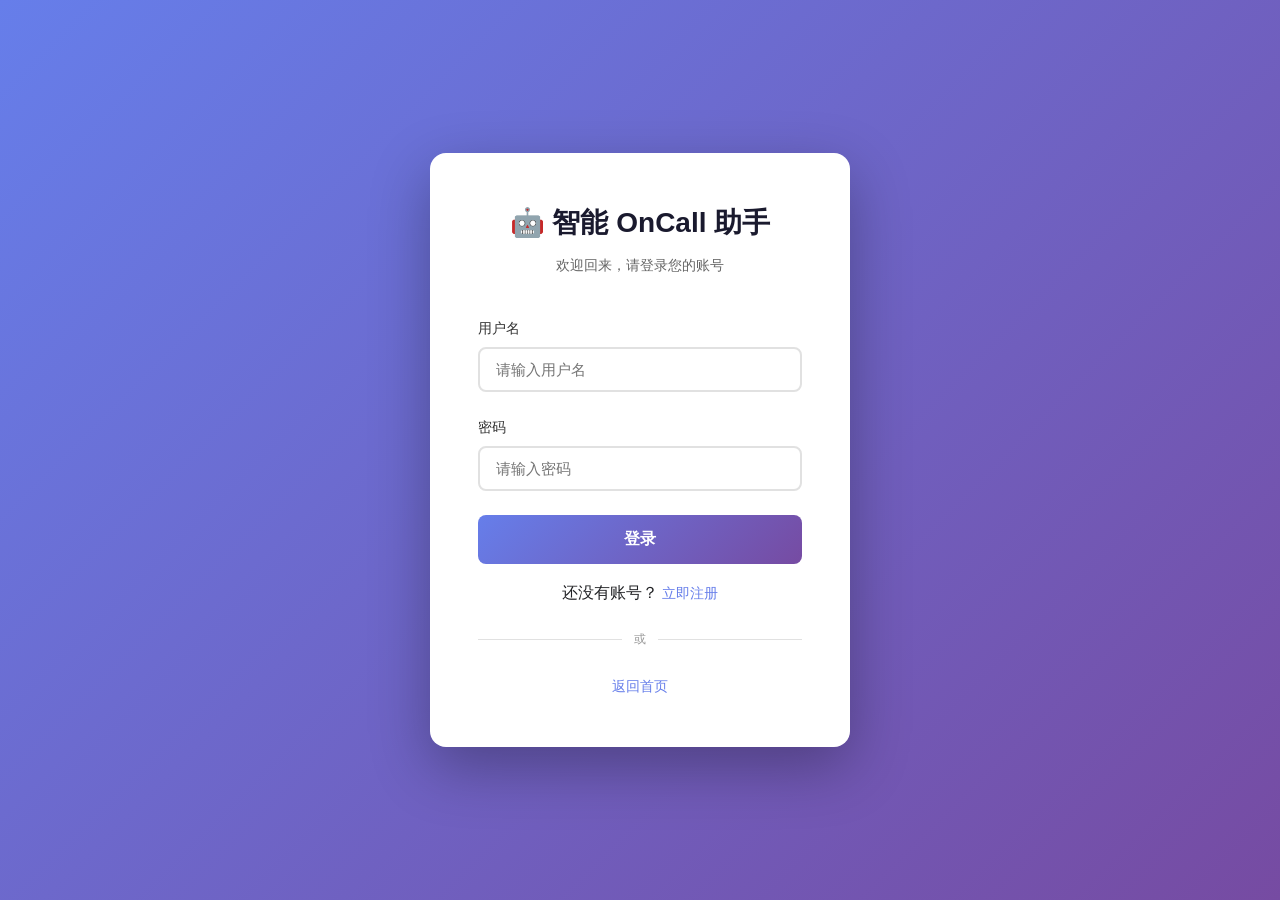
<file: target/classes/static/login.html>
<!DOCTYPE html>
<html lang="zh-CN">
<head>
    <meta charset="UTF-8">
    <meta name="viewport" content="width=device-width, initial-scale=1.0">
    <title>登录 - 智能 OnCall 助手</title>
    <link rel="stylesheet" href="styles.css">
    <style>
        /* 登录页面专用样式 */
        * {
            margin: 0;
            padding: 0;
            box-sizing: border-box;
        }

        body {
            font-family: -apple-system, BlinkMacSystemFont, 'Segoe UI', Roboto, 'Helvetica Neue', Arial, sans-serif;
            background: linear-gradient(135deg, #667eea 0%, #764ba2 100%);
            min-height: 100vh;
            display: flex;
            align-items: center;
            justify-content: center;
        }

        .login-container {
            background: white;
            border-radius: 16px;
            box-shadow: 0 20px 60px rgba(0, 0, 0, 0.3);
            padding: 48px;
            width: 100%;
            max-width: 420px;
            animation: slideUp 0.5s ease-out;
        }

        @keyframes slideUp {
            from {
                opacity: 0;
                transform: translateY(30px);
            }
            to {
                opacity: 1;
                transform: translateY(0);
            }
        }

        .login-header {
            text-align: center;
            margin-bottom: 40px;
        }

        .login-header h1 {
            color: #1a1a2e;
            font-size: 28px;
            font-weight: 600;
            margin-bottom: 8px;
        }

        .login-header p {
            color: #666;
            font-size: 14px;
        }

        .form-group {
            margin-bottom: 24px;
        }

        .form-group label {
            display: block;
            color: #333;
            font-size: 14px;
            font-weight: 500;
            margin-bottom: 8px;
        }

        .form-group input {
            width: 100%;
            padding: 12px 16px;
            border: 2px solid #e1e1e1;
            border-radius: 8px;
            font-size: 15px;
            transition: all 0.3s ease;
        }

        .form-group input:focus {
            outline: none;
            border-color: #667eea;
            box-shadow: 0 0 0 3px rgba(102, 126, 234, 0.1);
        }

        .login-btn {
            width: 100%;
            padding: 14px;
            background: linear-gradient(135deg, #667eea 0%, #764ba2 100%);
            color: white;
            border: none;
            border-radius: 8px;
            font-size: 16px;
            font-weight: 600;
            cursor: pointer;
            transition: all 0.3s ease;
        }

        .login-btn:hover {
            transform: translateY(-2px);
            box-shadow: 0 8px 20px rgba(102, 126, 234, 0.4);
        }

        .login-btn:disabled {
            opacity: 0.6;
            cursor: not-allowed;
            transform: none;
        }

        .error-message {
            background: #fee;
            color: #c33;
            padding: 12px;
            border-radius: 8px;
            margin-bottom: 20px;
            font-size: 14px;
            display: none;
        }

        .error-message.show {
            display: block;
        }

        .login-footer {
            text-align: center;
            margin-top: 24px;
            color: #666;
            font-size: 14px;
        }

        .login-footer a {
            color: #667eea;
            text-decoration: none;
            font-weight: 500;
        }

        .login-footer a:hover {
            text-decoration: underline;
        }

        .divider {
            display: flex;
            align-items: center;
            margin: 24px 0;
            color: #999;
            font-size: 12px;
        }

        .divider::before,
        .divider::after {
            content: '';
            flex: 1;
            border-bottom: 1px solid #e1e1e1;
        }

        .divider span {
            padding: 0 12px;
        }

        .register-link {
            text-align: center;
            margin-top: 16px;
        }

        .register-link a {
            color: #667eea;
            text-decoration: none;
            font-size: 14px;
        }

        .register-link a:hover {
            text-decoration: underline;
        }
    </style>
</head>
<body>
    <div class="login-container">
        <div class="login-header">
            <h1>🤖 智能 OnCall 助手</h1>
            <p>欢迎回来，请登录您的账号</p>
        </div>

        <div class="error-message" id="errorMessage"></div>

        <form id="loginForm">
            <div class="form-group">
                <label for="username">用户名</label>
                <input type="text" id="username" name="username" placeholder="请输入用户名" required autocomplete="username">
            </div>

            <div class="form-group">
                <label for="password">密码</label>
                <input type="password" id="password" name="password" placeholder="请输入密码" required autocomplete="current-password">
            </div>

            <button type="submit" class="login-btn" id="loginBtn">
                登录
            </button>
        </form>

        <div class="register-link">
            <span>还没有账号？</span>
            <a href="#" id="registerLink">立即注册</a>
        </div>

        <div class="divider">
            <span>或</span>
        </div>

        <div class="register-link">
            <a href="/" id="backToHome">返回首页</a>
        </div>
    </div>

    <script>
        // API 基础路径
        const API_BASE = '/api';

        // 获取 DOM 元素
        const loginForm = document.getElementById('loginForm');
        const usernameInput = document.getElementById('username');
        const passwordInput = document.getElementById('password');
        const loginBtn = document.getElementById('loginBtn');
        const errorMessage = document.getElementById('errorMessage');
        const registerLink = document.getElementById('registerLink');
        const backToHome = document.getElementById('backToHome');

        // 检查是否已登录
        function checkIfLoggedIn() {
            const token = localStorage.getItem('accessToken');
            if (token) {
                // 已登录，直接跳转到主页
                window.location.href = '/';
            }
        }

        // 显示错误消息
        function showError(message) {
            errorMessage.textContent = message;
            errorMessage.classList.add('show');
            setTimeout(() => {
                errorMessage.classList.remove('show');
            }, 5000);
        }

        // 处理登录
        async function handleLogin(event) {
            event.preventDefault();

            const username = usernameInput.value.trim();
            const password = passwordInput.value;

            if (!username || !password) {
                showError('请输入用户名和密码');
                return;
            }

            // 禁用登录按钮
            loginBtn.disabled = true;
            loginBtn.textContent = '登录中...';

            try {
                const response = await fetch(`${API_BASE}/login`, {
                    method: 'POST',
                    headers: {
                        'Content-Type': 'application/json',
                    },
                    body: JSON.stringify({
                        username: username,
                        password: password
                    })
                });

                const data = await response.json();

                if (data.code === 200 && data.data) {
                    // 登录成功，保存 Token
                    localStorage.setItem('accessToken', data.data.accessToken);
                    localStorage.setItem('refreshToken', data.data.refreshToken);
                    localStorage.setItem('userInfo', JSON.stringify(data.data.user));

                    // 跳转到主页
                    window.location.href = '/';
                } else {
                    // 登录失败
                    showError(data.message || '登录失败，请检查用户名和密码');
                    loginBtn.disabled = false;
                    loginBtn.textContent = '登录';
                }
            } catch (error) {
                console.error('登录请求失败:', error);
                showError('网络错误，请稍后重试');
                loginBtn.disabled = false;
                loginBtn.textContent = '登录';
            }
        }

        // 处理注册
        async function handleRegister(event) {
            event.preventDefault();

            const username = prompt('请输入用户名:');
            if (!username) return;

            const password = prompt('请输入密码:');
            if (!password) return;

            const phone = prompt('请输入手机号（可选）:') || '';

            try {
                const response = await fetch(`${API_BASE}/register`, {
                    method: 'POST',
                    headers: {
                        'Content-Type': 'application/json',
                    },
                    body: JSON.stringify({
                        username: username,
                        password: password,
                        phone: phone
                    })
                });

                const data = await response.json();

                if (data.code === 200) {
                    alert('注册成功！请登录');
                    // 自动填充用户名
                    usernameInput.value = username;
                    passwordInput.focus();
                } else {
                    showError(data.message || '注册失败');
                }
            } catch (error) {
                console.error('注册请求失败:', error);
                showError('网络错误，请稍后重试');
            }
        }

        // 绑定事件
        loginForm.addEventListener('submit', handleLogin);
        registerLink.addEventListener('click', handleRegister);
        backToHome.addEventListener('click', (e) => {
            e.preventDefault();
            window.location.href = '/';
        });

        // 页面加载时检查登录状态
        checkIfLoggedIn();
    </script>
</body>
</html>
</file>
<file: target/classes/static/styles.css>
/* 现代化简洁风格 - 类似Gemini设计 */
* {
    margin: 0;
    padding: 0;
    box-sizing: border-box;
}

body {
    font-family: 'Google Sans', -apple-system, BlinkMacSystemFont, 'Segoe UI', 'Roboto', sans-serif;
    background: #ffffff;
    color: #202124;
    min-height: 100vh;
    line-height: 1.6;
    overflow: hidden;
}

/* 主布局 */
.app-layout {
    display: flex;
    height: 100vh;
    width: 100%;
    max-width: 100vw;
    overflow: hidden;
}

/* 左侧边栏 */
.sidebar {
    width: 18%;
    min-width: 200px;
    max-width: 280px;
    background: #e8f0fe;
    display: flex;
    flex-direction: column;
    border-right: 1px solid #dadce0;
    flex-shrink: 0;
}

.sidebar-header {
    padding: 16px;
    display: flex;
    align-items: center;
    justify-content: flex-start;
    gap: 12px;
    border-bottom: 1px solid #dadce0;
}

.sidebar-title {
    font-size: 16px;
    font-weight: 500;
    color: #202124;
    white-space: nowrap;
}

.sidebar-content {
    flex: 1;
    padding: 16px 8px;
    display: flex;
    flex-direction: column;
    gap: 8px;
}

.new-chat-btn {
    width: 100%;
    padding: 12px;
    background: none;
    border: none;
    border-radius: 12px;
    cursor: pointer;
    display: flex;
    align-items: center;
    justify-content: flex-start;
    gap: 12px;
    color: #202124;
    font-size: 14px;
    font-weight: 500;
    transition: all 0.3s ease;
    position: relative;
}

.new-chat-btn:hover {
    background: #f1f3f4;
}

.new-chat-btn svg {
    width: 20px;
    height: 20px;
    flex-shrink: 0;
}

.new-chat-btn span {
    white-space: nowrap;
}

.sidebar-btn {
    width: 100%;
    padding: 12px;
    background: none;
    border: none;
    border-radius: 12px;
    cursor: pointer;
    display: flex;
    align-items: center;
    justify-content: flex-start;
    gap: 12px;
    color: #202124;
    font-size: 14px;
    font-weight: 500;
    transition: all 0.3s ease;
}

.sidebar-btn:hover {
    background: #f1f3f4;
}

.sidebar-btn svg {
    width: 20px;
    height: 20px;
    flex-shrink: 0;
}

.sidebar-btn span {
    white-space: nowrap;
}


/* 历史对话区域 */
.chat-history-section {
    flex: 1;
    overflow-y: auto;
    margin-top: 16px;
    min-height: 0;
}

.history-header {
    padding: 8px 12px;
    font-size: 12px;
    font-weight: 600;
    color: #5f6368;
    text-transform: uppercase;
    margin-bottom: 8px;
}

.chat-history-list {
    display: flex;
    flex-direction: column;
    gap: 4px;
}

.history-item {
    display: flex;
    align-items: center;
    padding: 8px 12px;
    border-radius: 8px;
    cursor: pointer;
    transition: all 0.2s;
    position: relative;
}

.history-item:hover {
    background: #f1f3f4;
}

.history-item-content {
    flex: 1;
    min-width: 0;
    display: flex;
    align-items: center;
}

.history-item-title {
    font-size: 14px;
    color: #202124;
    white-space: nowrap;
    overflow: hidden;
    text-overflow: ellipsis;
    flex: 1;
}

.history-item-delete {
    display: flex;
    align-items: center;
    justify-content: center;
    background: none;
    border: none;
    cursor: pointer;
    padding: 4px;
    border-radius: 4px;
    color: #5f6368;
    opacity: 0;
    transition: opacity 0.2s, background 0.2s;
    flex-shrink: 0;
}

.history-item:hover .history-item-delete {
    opacity: 1;
}

.history-item-delete:hover {
    background: rgba(234, 67, 53, 0.1);
    color: #ea4335;
}

.history-item-delete svg {
    width: 16px;
    height: 16px;
}

/* 主内容区域 */
.main-content {
    flex: 1;
    display: flex;
    flex-direction: column;
    background: #ffffff;
    overflow: hidden;
    position: relative;
    min-width: 0;
}

/* AI Ops按钮 - 右上角 */
.ai-ops-top-btn {
    position: absolute;
    top: 16px;
    right: 16px;
    display: flex;
    align-items: center;
    gap: 8px;
    padding: 10px 16px;
    background: #ff9800;
    border: none;
    border-radius: 24px;
    cursor: pointer;
    color: #ffffff;
    font-size: 14px;
    font-weight: 500;
    transition: all 0.2s;
    z-index: 100;
    box-shadow: 0 2px 4px rgba(255, 152, 0, 0.3);
}

.ai-ops-top-btn:hover {
    background: #fb8c00;
    box-shadow: 0 4px 8px rgba(255, 152, 0, 0.4);
    transform: translateY(-1px);
}

.ai-ops-top-btn svg {
    width: 18px;
    height: 18px;
    flex-shrink: 0;
}

.chat-container {
    flex: 1;
    display: flex;
    flex-direction: column;
    overflow: hidden;
    position: relative;
}

.chat-container.centered {
    justify-content: center;
    align-items: center;
    min-height: 100%;
}

.chat-messages {
    flex: 1;
    padding: 64px 24px 24px 24px;
    overflow-y: auto;
    background: #ffffff;
    width: 100%;
    display: flex;
    flex-direction: column;
    transition: all 0.5s ease;
    min-width: 0;
}

@media (min-width: 768px) {
    .chat-messages {
        padding: 72px 32px 32px 32px;
    }
}

@media (min-width: 1024px) {
    .chat-messages {
        padding: 72px 48px 32px 48px;
    }
}

.chat-container.centered .chat-messages {
    flex: 0 1 auto;
    justify-content: center;
    align-items: center;
    max-width: 900px;
    margin: 0 auto;
    width: 100%;
    min-height: auto;
}

.chat-container.centered .chat-input-container {
    max-width: 900px;
    margin: 0 auto;
    width: 100%;
    position: relative;
    flex-shrink: 0;
}

.chat-container:not(.centered) .chat-messages {
    justify-content: flex-start;
    align-items: stretch;
}

.welcome-greeting {
    text-align: center;
    color: #1a73e8;
    font-size: 1.5rem;
    padding: 20px;
    font-weight: 400;
    opacity: 0;
    visibility: hidden;
    transition: opacity 0.3s ease, visibility 0.3s ease;
    max-width: 900px;
    margin: 0 auto;
    width: 100%;
}

.chat-container.centered .welcome-greeting {
    opacity: 1;
    visibility: visible;
    order: -1;
}

.chat-container:not(.centered) .welcome-greeting {
    opacity: 0;
    visibility: hidden;
    height: 0;
    padding: 0;
    margin: 0;
}

.welcome-greeting p {
    margin: 0;
}

.welcome-message {
    text-align: center;
    color: #1a73e8;
    font-size: 1.5rem;
    padding: 60px 20px;
    font-weight: 400;
}

/* 消息样式 */
.message {
    margin-bottom: 24px;
    display: flex;
    width: 100%;
}

.message.user {
    flex-direction: column;
    align-items: flex-end;
}

/* AI消息容器 - 包含图标和内容 */
.message.assistant {
    flex-direction: row;
    align-items: flex-start;
    gap: 12px;
    max-width: 100%;
}

/* AI消息图标 - 蓝色四角星 */
.message-avatar {
    width: 32px;
    height: 32px;
    flex-shrink: 0;
    display: flex;
    align-items: center;
    justify-content: center;
    margin-top: 4px;
}

.message.assistant .message-avatar {
    background: linear-gradient(135deg, #4285f4 0%, #34a853 100%);
    border-radius: 50%;
    position: relative;
    box-shadow: 0 2px 4px rgba(0, 0, 0, 0.1);
}

.message.assistant .message-avatar svg {
    width: 20px;
    height: 20px;
}

/* 消息内容容器 */
.message-content-wrapper {
    display: flex;
    flex-direction: column;
    min-width: 0;
}

/* AI消息的包装器需要减去头像宽度 */
.message.assistant .message-content-wrapper {
    flex: 1;
    max-width: calc(100% - 44px);
}

/* 用户消息的包装器不需要限制宽度，让它根据内容自适应 */
.message.user .message-content-wrapper {
    max-width: 70%;
    align-items: flex-end;
    flex: 0 1 auto;
    width: auto;
}

.message-content {
    padding: 14px 18px;
    border-radius: 18px;
    line-height: 1.6;
    font-size: 0.95rem;
    font-weight: 400;
    white-space: normal;
    word-break: normal;
    overflow-wrap: break-word;
    display: block;
    max-width: 100%;
    box-sizing: border-box;
}

.message.user .message-content {
    background: #e8eaed;
    color: #202124;
    border-bottom-right-radius: 4px;
    font-weight: 400;
    width: 100%;
}

.message.assistant .message-content {
    background: #ffffff;
    color: #202124;
    border: none;
    border-bottom-left-radius: 4px;
    box-shadow: none;
}

/* Markdown渲染样式 */
.message-content h1, .message-content h2, .message-content h3,
.message-content h4, .message-content h5, .message-content h6 {
    margin-top: 16px;
    margin-bottom: 8px;
    font-weight: 600;
    line-height: 1.25;
}

.message-content h1 { font-size: 1.5em; border-bottom: 1px solid #e8eaed; padding-bottom: 8px; }
.message-content h2 { font-size: 1.3em; border-bottom: 1px solid #e8eaed; padding-bottom: 6px; }
.message-content h3 { font-size: 1.15em; }
.message-content h4 { font-size: 1em; }

.message-content p {
    margin-top: 0;
    margin-bottom: 10px;
}

.message-content ul, .message-content ol {
    margin-top: 0;
    margin-bottom: 10px;
    padding-left: 24px;
}

.message-content li {
    margin-bottom: 4px;
}

.message-content code {
    background: #f1f3f4;
    padding: 2px 6px;
    border-radius: 4px;
    font-family: 'Monaco', 'Menlo', 'Courier New', monospace;
    font-size: 0.9em;
    color: #202124;
}

.message-content pre {
    background: #f8f9fa;
    padding: 12px;
    border-radius: 8px;
    overflow-x: auto;
    margin: 10px 0;
    border: 1px solid #e8eaed;
}

.message-content pre code {
    background: none;
    padding: 0;
    font-size: 0.85em;
    line-height: 1.5;
}

.message-content blockquote {
    border-left: 4px solid #e8eaed;
    padding-left: 16px;
    margin: 10px 0;
    color: #5f6368;
    font-style: italic;
}

.message-content table {
    border-collapse: collapse;
    width: 100%;
    margin: 10px 0;
}

.message-content th, .message-content td {
    border: 1px solid #e8eaed;
    padding: 8px 12px;
    text-align: left;
}

.message-content th {
    background: #f8f9fa;
    font-weight: 600;
}

.message-content a {
    color: #1a73e8;
    text-decoration: none;
}

.message-content a:hover {
    text-decoration: underline;
}

.message-content img {
    max-width: 100%;
    height: auto;
    border-radius: 8px;
    margin: 10px 0;
}

.message-content hr {
    border: none;
    border-top: 1px solid #e8eaed;
    margin: 16px 0;
}

.message-time {
    font-size: 0.75rem;
    color: #9aa0a6;
    margin-top: 4px;
    padding: 0 4px;
    font-weight: 400;
}

.message.user .message-time {
    text-align: right;
    padding-right: 4px;
}

.message.assistant .message-time {
    text-align: left;
    padding-left: 4px;
}

/* 流式消息动画 */
.streaming {
    position: relative;
}

.streaming::after {
    content: '▋';
    animation: blink 1.2s infinite;
    color: #1a73e8;
    font-weight: bold;
    margin-left: 2px;
}

@keyframes blink {
    0%, 50% { opacity: 1; }
    51%, 100% { opacity: 0; }
}

/* 加载消息样式 */
.loading-message-content {
    display: flex;
    align-items: center;
    gap: 8px;
}

.loading-spinner-icon {
    display: inline-flex;
    align-items: center;
    animation: spin 1s linear infinite;
}

@keyframes spin {
    from {
        transform: rotate(0deg);
    }
    to {
        transform: rotate(360deg);
    }
}

/* 输入区域 */
.chat-input-container {
    padding: 16px 24px;
    background: #ffffff;
    display: flex;
    align-items: flex-end;
    justify-content: center;
    position: relative;
    flex-shrink: 0;
}

.input-group-wrapper {
    width: 100%;
    max-width: 900px;
}

.tools-btn-wrapper {
    position: relative;
    display: flex;
    align-items: center;
    gap: 8px;
}

.tools-btn, .file-btn {
    display: flex;
    align-items: center;
    justify-content: center;
    padding: 8px;
    background: none;
    border: none;
    cursor: pointer;
    color: #5f6368;
    transition: color 0.2s, background 0.2s;
    border-radius: 50%;
    width: 36px;
    height: 36px;
}

.tools-btn:hover, .file-btn:hover {
    color: #202124;
    background: #f1f3f4;
}

.tools-icon, .file-icon {
    width: 20px;
    height: 20px;
    color: currentColor;
    flex-shrink: 0;
}

.tools-menu {
    position: absolute;
    bottom: calc(100% + 8px);
    left: 0;
    background: #ffffff;
    border: 1px solid #dadce0;
    border-radius: 12px;
    box-shadow: 0 2px 10px rgba(60, 64, 67, 0.15);
    min-width: 200px;
    opacity: 0;
    visibility: hidden;
    transform: translateY(8px);
    transition: all 0.2s;
    z-index: 1000;
    padding: 8px;
}

.tools-btn-wrapper.active .tools-menu {
    opacity: 1;
    visibility: visible;
    transform: translateY(0);
}

.tools-menu-item {
    display: flex;
    align-items: center;
    gap: 12px;
    padding: 12px 16px;
    cursor: pointer;
    border-radius: 8px;
    transition: background 0.2s;
    color: #202124;
    font-size: 14px;
}

.tools-menu-item:hover {
    background: #f1f3f4;
}

.tools-menu-item svg {
    width: 20px;
    height: 20px;
    color: #5f6368;
    flex-shrink: 0;
}

.tools-menu-item span {
    white-space: nowrap;
}

.input-wrapper {
    display: flex;
    flex-direction: column;
    border: 1px solid #dadce0;
    border-radius: 24px;
    background: #ffffff;
    transition: all 0.2s;
    padding: 12px 16px;
    box-shadow: 0 1px 3px rgba(0, 0, 0, 0.05);
}

.input-wrapper:focus-within {
    border-color: #1a73e8;
    box-shadow: 0 0 0 3px rgba(26, 115, 232, 0.1);
}

.input-bottom-bar {
    display: flex;
    align-items: center;
    justify-content: space-between;
    margin-top: 8px;
    padding-top: 8px;
}

.right-actions {
    display: flex;
    align-items: center;
    gap: 8px;
}

.message-input {
    width: 100%;
    border: none;
    outline: none;
    font-size: 16px;
    color: #202124;
    background: transparent;
    font-weight: 400;
    padding: 0;
    min-height: 24px;
}

.message-input::placeholder {
    color: #9aa0a6;
}

.mode-selector-wrapper {
    position: relative;
}

.mode-selector-btn {
    display: flex;
    align-items: center;
    gap: 4px;
    padding: 0;
    background: none;
    border: none;
    cursor: pointer;
    font-size: 14px;
    color: #5f6368;
    font-weight: 400;
    transition: color 0.2s;
    white-space: nowrap;
}

.mode-selector-btn:hover {
    color: #202124;
}

.dropdown-arrow {
    width: 16px;
    height: 16px;
    transition: transform 0.2s;
}

.mode-selector-wrapper.active .dropdown-arrow {
    transform: rotate(180deg);
}

.mode-dropdown {
    position: absolute;
    bottom: calc(100% + 8px);
    right: 0;
    background: #ffffff;
    border: 1px solid #dadce0;
    border-radius: 12px;
    box-shadow: 0 2px 10px rgba(60, 64, 67, 0.15);
    min-width: 200px;
    opacity: 0;
    visibility: hidden;
    transform: translateY(8px);
    transition: all 0.2s;
    z-index: 1000;
}

.mode-selector-wrapper.active .mode-dropdown {
    opacity: 1;
    visibility: visible;
    transform: translateY(0);
}

.dropdown-header {
    padding: 12px 16px;
    font-size: 12px;
    font-weight: 600;
    color: #5f6368;
    text-transform: uppercase;
    border-bottom: 1px solid #dadce0;
}

.dropdown-item {
    padding: 12px 16px;
    cursor: pointer;
    transition: background 0.2s;
}

.dropdown-item:hover {
    background: #f1f3f4;
}

.dropdown-item.active {
    background: rgba(26, 115, 232, 0.1);
}

.dropdown-item-main {
    display: flex;
    align-items: center;
    justify-content: space-between;
    font-size: 14px;
    font-weight: 500;
    color: #202124;
    margin-bottom: 4px;
}

.dropdown-item-sub {
    font-size: 12px;
    color: #5f6368;
}

.badge-new {
    background: #1a73e8;
    color: #ffffff;
    font-size: 10px;
    padding: 2px 6px;
    border-radius: 4px;
    font-weight: 600;
}

.send-btn-circle {
    width: 36px;
    height: 36px;
    background: #f1f3f4;
    border: none;
    border-radius: 50%;
    cursor: pointer;
    display: flex;
    align-items: center;
    justify-content: center;
    color: #5f6368;
    transition: all 0.2s;
    flex-shrink: 0;
}

.send-btn-circle:hover {
    background: #e8eaed;
    color: #202124;
}

.send-btn-circle:disabled {
    background: #f1f3f4;
    color: #dadce0;
    cursor: not-allowed;
}

.send-btn-circle svg {
    width: 20px;
    height: 20px;
}

/* 自定义滚动条 */
.chat-messages::-webkit-scrollbar {
    width: 8px;
}

.chat-messages::-webkit-scrollbar-track {
    background: transparent;
}

.chat-messages::-webkit-scrollbar-thumb {
    background: rgba(0, 0, 0, 0.2);
    border-radius: 4px;
}

.chat-messages::-webkit-scrollbar-thumb:hover {
    background: rgba(0, 0, 0, 0.3);
}

/* 通知样式 */
.notification {
    position: fixed;
    top: 20px;
    right: 20px;
    padding: 15px 20px;
    border-radius: 8px;
    color: white;
    font-weight: 500;
    z-index: 10000;
    animation: slideIn 0.3s ease;
    max-width: 300px;
    backdrop-filter: blur(20px);
    border: 1px solid rgba(255, 255, 255, 0.2);
}

@keyframes slideIn {
    from {
        transform: translateX(100%);
        opacity: 0;
    }
    to {
        transform: translateX(0);
        opacity: 1;
    }
}

@keyframes slideOut {
    from {
        transform: translateX(0);
        opacity: 1;
    }
    to {
        transform: translateX(100%);
        opacity: 0;
    }
}

/* 加载动画 */
@keyframes pulse {
    0%, 100% { opacity: 1; }
    50% { opacity: 0.5; }
}

.loading {
    animation: pulse 1.5s ease-in-out infinite;
}

/* 文件上传相关 */
.upload-status {
    margin-top: 12px;
    padding: 10px 16px;
    border-radius: 8px;
    font-size: 0.85rem;
    display: none;
    text-align: center;
}

.upload-status.success {
    background: rgba(76, 175, 80, 0.15);
    color: #4caf50;
    border: 1px solid rgba(76, 175, 80, 0.3);
    display: block;
}

.upload-status.error {
    background: rgba(244, 67, 54, 0.15);
    color: #f44336;
    border: 1px solid rgba(244, 67, 54, 0.3);
    display: block;
}

.upload-status.uploading {
    background: rgba(25, 118, 210, 0.15);
    color: #1976d2;
    border: 1px solid rgba(25, 118, 210, 0.3);
    display: flex;
    align-items: center;
    justify-content: center;
    gap: 10px;
}

.upload-spinner {
    width: 16px;
    height: 16px;
    border: 2px solid rgba(25, 118, 210, 0.3);
    border-top-color: #1976d2;
    border-radius: 50%;
    animation: spin 0.8s linear infinite;
}

@keyframes spin {
    to { transform: rotate(360deg); }
}

/* 智能运维消息样式 */
.aiops-message {
    max-width: 90%;
}

.aiops-message .message-content {
    max-width: 100%;
    background: rgba(26, 115, 232, 0.05);
    border: 1px solid rgba(26, 115, 232, 0.2);
}

/* 详情折叠区域 */
.aiops-details {
    margin-bottom: 16px;
    width: 100%;
}

.details-toggle {
    display: flex;
    align-items: center;
    gap: 8px;
    padding: 12px 16px;
    background: rgba(26, 115, 232, 0.05);
    border: 1px solid rgba(26, 115, 232, 0.2);
    border-radius: 12px;
    cursor: pointer;
    transition: all 0.3s ease;
    font-size: 0.9rem;
    color: #1a73e8;
    font-weight: 500;
}

.details-toggle:hover {
    background: rgba(26, 115, 232, 0.1);
    border-color: rgba(26, 115, 232, 0.3);
}

.details-toggle.expanded {
    border-bottom-left-radius: 0;
    border-bottom-right-radius: 0;
}

.toggle-icon {
    width: 20px;
    height: 20px;
    transition: transform 0.3s ease;
    flex-shrink: 0;
}

.details-toggle.expanded .toggle-icon {
    transform: rotate(90deg);
}

.details-content {
    max-height: 0;
    overflow: hidden;
    transition: max-height 0.3s ease;
    background: rgba(255, 255, 255, 0.95);
    border: 1px solid rgba(26, 115, 232, 0.2);
    border-top: none;
    border-bottom-left-radius: 12px;
    border-bottom-right-radius: 12px;
}

.details-content.expanded {
    max-height: 2000px;
    padding: 16px;
}

.detail-item {
    padding: 12px;
    margin-bottom: 8px;
    background: rgba(26, 115, 232, 0.03);
    border-left: 3px solid #1a73e8;
    border-radius: 6px;
    font-size: 0.85rem;
    color: #202124;
    line-height: 1.6;
    word-wrap: break-word;
    word-break: break-word;
    white-space: normal;
    overflow-wrap: break-word;
}

.detail-item:last-child {
    margin-bottom: 0;
}

.detail-item strong {
    color: #1a73e8;
    font-weight: 600;
}

/* 加载遮罩层样式 */
.loading-overlay {
    display: none;
    position: fixed;
    top: 0;
    left: 0;
    width: 100vw;
    height: 100vh;
    background: rgba(0, 0, 0, 0.7);
    backdrop-filter: blur(8px);
    z-index: 9999;
    justify-content: center;
    align-items: center;
}

.loading-content {
    background: rgba(255, 255, 255, 0.95);
    padding: 40px 60px;
    border-radius: 20px;
    box-shadow: 0 20px 60px rgba(0, 0, 0, 0.3);
    text-align: center;
    animation: fadeInScale 0.3s ease;
}

@keyframes fadeInScale {
    from {
        opacity: 0;
        transform: scale(0.9);
    }
    to {
        opacity: 1;
        transform: scale(1);
    }
}

.loading-spinner {
    width: 60px;
    height: 60px;
    border: 5px solid rgba(26, 115, 232, 0.2);
    border-top-color: #1a73e8;
    border-radius: 50%;
    animation: spin 1s linear infinite;
    margin: 0 auto 20px;
}

.loading-text {
    font-size: 1.2rem;
    font-weight: 600;
    color: #1a73e8;
    margin-bottom: 10px;
}

.loading-subtext {
    font-size: 0.9rem;
    color: #666;
}

/* 响应式设计 */
@media (max-width: 768px) {
    .sidebar {
        width: 220px;
        position: fixed;
        left: -220px;
        top: 0;
        height: 100vh;
        z-index: 1000;
        transition: left 0.3s ease;
        box-shadow: 2px 0 8px rgba(0, 0, 0, 0.1);
    }

    .sidebar.open {
        left: 0;
    }

    .main-content {
        margin-left: 0;
    }

    .chat-messages {
        padding: 60px 16px 20px 16px;
    }

    .chat-input-container {
        padding: 12px 16px;
    }

    .message-content {
        max-width: 90%;
        font-size: 0.9rem;
    }

    .message.assistant .message-content {
        max-width: calc(100% - 44px);
    }

    .input-wrapper {
        flex-wrap: wrap;
    }

    .mode-selector-wrapper {
        order: -1;
        width: 100%;
        margin-left: 0;
        margin-bottom: 8px;
    }

    .mode-selector-btn {
        width: 100%;
        justify-content: space-between;
    }

    .mode-dropdown {
        width: 100%;
        right: 0;
    }

    .ai-ops-top-btn {
        top: 12px;
        right: 12px;
        padding: 8px 12px;
        font-size: 13px;
    }

    .ai-ops-top-btn svg {
        width: 16px;
        height: 16px;
    }

    .welcome-greeting {
        font-size: 1.2rem;
        padding: 16px;
    }
}

@media (max-width: 480px) {
    .sidebar {
        width: 200px;
    }

    .chat-messages {
        padding: 56px 12px 16px 12px;
    }

    .message-content {
        padding: 12px 14px;
        font-size: 0.85rem;
    }

    .message-input {
        font-size: 14px;
    }

    .send-btn-circle,
    .tools-btn,
    .file-btn {
        width: 32px;
        height: 32px;
    }

    .send-btn-circle svg,
    .tools-icon,
    .file-icon {
        width: 18px;
        height: 18px;
    }
}

/* 大屏幕优化 */
@media (min-width: 1440px) {
    .sidebar {
        width: 15%;
        min-width: 220px;
        max-width: 300px;
    }

    .chat-messages {
        padding: 80px 64px 40px 64px;
    }

    .input-group-wrapper {
        max-width: 1000px;
    }

    .welcome-greeting {
        font-size: 1.8rem;
    }
}

/* ==================== 用户信息区域样式 ==================== */
.sidebar-footer {
    border-top: 1px solid #dadce0;
    padding: 12px;
    background: rgba(255, 255, 255, 0.5);
}

.user-info-section {
    display: flex;
    align-items: center;
    gap: 12px;
    padding: 8px;
    border-radius: 12px;
    background: white;
    box-shadow: 0 1px 3px rgba(0, 0, 0, 0.1);
}

.user-avatar {
    width: 36px;
    height: 36px;
    border-radius: 50%;
    background: linear-gradient(135deg, #667eea 0%, #764ba2 100%);
    display: flex;
    align-items: center;
    justify-content: center;
    flex-shrink: 0;
}

.user-avatar svg {
    width: 20px;
    height: 20px;
    color: white;
}

.user-details {
    flex: 1;
    display: flex;
    flex-direction: column;
    gap: 2px;
    overflow: hidden;
}

.username {
    font-size: 14px;
    font-weight: 500;
    color: #202124;
    white-space: nowrap;
    overflow: hidden;
    text-overflow: ellipsis;
}

.user-type {
    font-size: 11px;
    color: #5f6368;
    text-transform: capitalize;
}

.logout-btn {
    width: 36px;
    height: 36px;
    border-radius: 50%;
    border: none;
    background: transparent;
    cursor: pointer;
    display: flex;
    align-items: center;
    justify-content: center;
    color: #5f6368;
    transition: all 0.2s ease;
    flex-shrink: 0;
}

.logout-btn:hover {
    background: #f1f3f4;
    color: #d93025;
}

.logout-btn svg {
    width: 18px;
    height: 18px;
}

/* 未登录状态 */
.user-info-section.not-logged-in {
    background: #f1f3f4;
}

.user-info-section.not-logged-in .username {
    color: #5f6368;
}

.user-info-section.not-logged-in .logout-btn {
    display: none;
}
</file>
